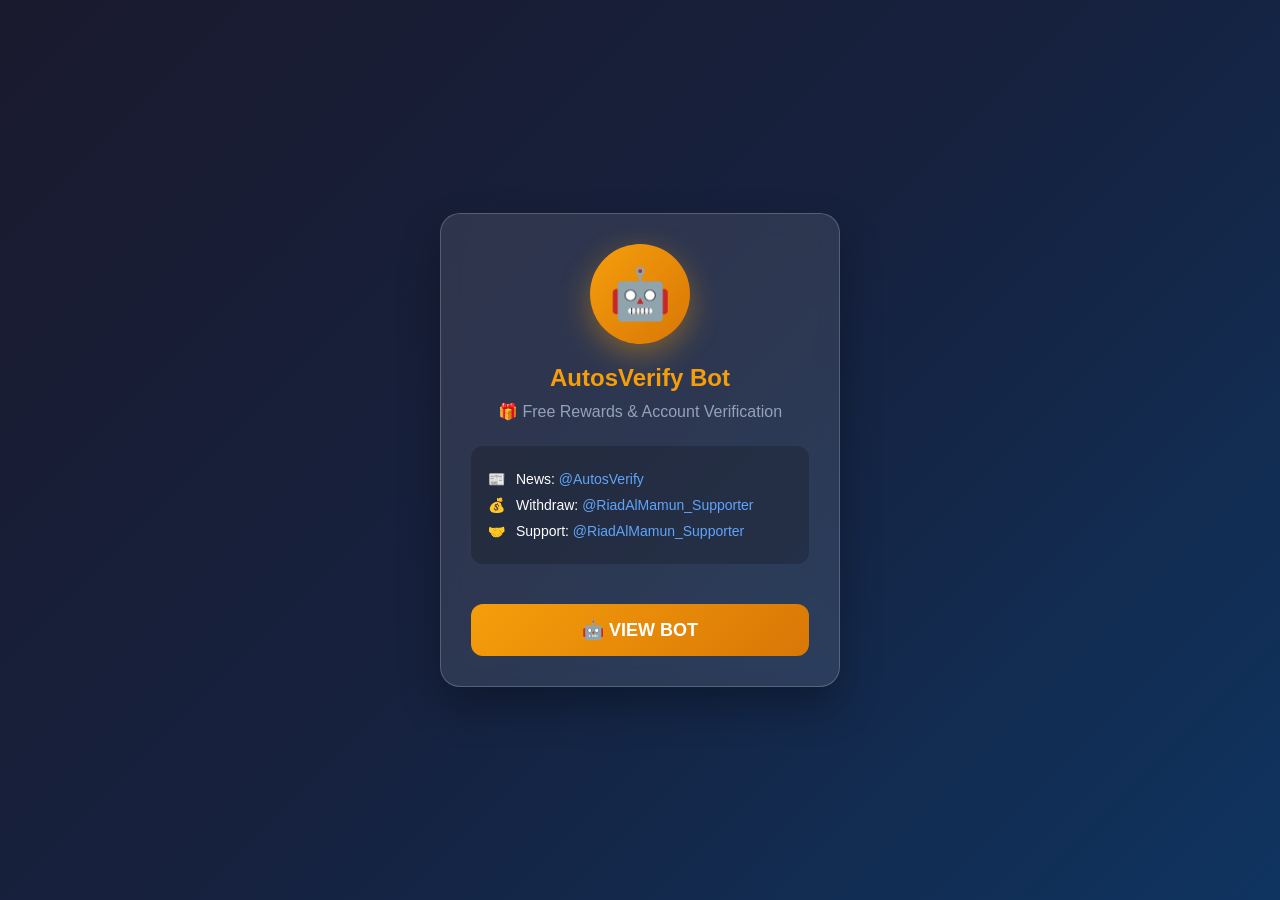
<file: web/referral.html>
<!DOCTYPE html>
<html lang="en">
<head>
    <meta charset="UTF-8">
    <meta name="viewport" content="width=device-width, initial-scale=1.0">
    
    <!-- Open Graph Meta Tags for Telegram Preview -->
    <meta property="og:title" content="AutosVerify Bot 🎁 Free Rewards & Verification">
    <meta property="og:description" content="🎁 Get free rewards and verify accounts!
📰 News: @AutosVerify
💰 Withdraw: @RiadAlMamun_Supporter  
🤝 Support: @RiadAlMamun_Supporter">
    <meta property="og:image" content="https://api.telegram.org/file/bot<YOUR_BOT_TOKEN>/photos/bot_icon.jpg">
    <meta property="og:url" content="https://t.me/AutosVerify_bot">
    <meta property="og:type" content="website">
    <meta property="og:site_name" content="AutosVerify Bot">
    
    <!-- Twitter Card (also used by some platforms) -->
    <meta name="twitter:card" content="summary_large_image">
    <meta name="twitter:title" content="AutosVerify Bot 🎁 Free Rewards & Verification">
    <meta name="twitter:description" content="🎁 Get free rewards and verify accounts! Support: @RiadAlMamun_Supporter">
    <meta name="twitter:image" content="https://api.telegram.org/file/bot<YOUR_BOT_TOKEN>/photos/bot_icon.jpg">
    
    <title>AutosVerify Bot - Free Rewards</title>
    
    <style>
        * {
            margin: 0;
            padding: 0;
            box-sizing: border-box;
        }
        
        body {
            font-family: -apple-system, BlinkMacSystemFont, 'Segoe UI', Roboto, Oxygen, Ubuntu, sans-serif;
            background: linear-gradient(135deg, #1a1a2e 0%, #16213e 50%, #0f3460 100%);
            min-height: 100vh;
            display: flex;
            justify-content: center;
            align-items: center;
            color: #fff;
            overflow-x: hidden;
        }
        
        .container {
            max-width: 400px;
            width: 90%;
            text-align: center;
            animation: fadeIn 0.6s ease-out;
        }
        
        @keyframes fadeIn {
            from { opacity: 0; transform: translateY(20px); }
            to { opacity: 1; transform: translateY(0); }
        }
        
        .card {
            background: rgba(255, 255, 255, 0.1);
            backdrop-filter: blur(10px);
            border-radius: 20px;
            padding: 30px;
            border: 1px solid rgba(255, 255, 255, 0.2);
            box-shadow: 0 20px 40px rgba(0, 0, 0, 0.3);
        }
        
        .bot-icon {
            width: 100px;
            height: 100px;
            border-radius: 50%;
            background: linear-gradient(135deg, #f59e0b, #d97706);
            display: flex;
            align-items: center;
            justify-content: center;
            margin: 0 auto 20px;
            font-size: 50px;
            box-shadow: 0 10px 30px rgba(245, 158, 11, 0.4);
        }
        
        h1 {
            font-size: 24px;
            margin-bottom: 10px;
            color: #f59e0b;
        }
        
        .subtitle {
            font-size: 16px;
            color: #94a3b8;
            margin-bottom: 25px;
        }
        
        .categories {
            text-align: left;
            margin: 20px 0;
            padding: 15px;
            background: rgba(0, 0, 0, 0.2);
            border-radius: 12px;
        }
        
        .category-item {
            display: flex;
            align-items: center;
            gap: 10px;
            margin: 10px 0;
            font-size: 14px;
        }
        
        .category-item .icon {
            width: 20px;
            text-align: center;
        }
        
        .category-item a {
            color: #60a5fa;
            text-decoration: none;
            transition: color 0.3s;
        }
        
        .category-item a:hover {
            color: #93c5fd;
        }
        
        .cta-button {
            display: inline-block;
            width: 100%;
            padding: 15px 30px;
            margin-top: 20px;
            background: linear-gradient(135deg, #f59e0b, #d97706);
            color: #fff;
            text-decoration: none;
            border-radius: 12px;
            font-weight: bold;
            font-size: 18px;
            transition: transform 0.3s, box-shadow 0.3s;
            border: none;
            cursor: pointer;
        }
        
        .cta-button:hover {
            transform: translateY(-2px);
            box-shadow: 0 10px 30px rgba(245, 158, 11, 0.4);
        }
        
        .loading {
            margin-top: 20px;
            font-size: 14px;
            color: #94a3b8;
        }
        
        .spinner {
            display: inline-block;
            width: 20px;
            height: 20px;
            border: 2px solid rgba(255,255,255,0.3);
            border-radius: 50%;
            border-top-color: #f59e0b;
            animation: spin 1s ease-in-out infinite;
            margin-right: 10px;
        }
        
        @keyframes spin {
            to { transform: rotate(360deg); }
        }
        
        .referral-info {
            margin-top: 15px;
            padding: 10px;
            background: rgba(245, 158, 11, 0.1);
            border-radius: 8px;
            border-left: 3px solid #f59e0b;
        }
        
        .referral-info p {
            font-size: 12px;
            color: #cbd5e1;
        }
    </style>
</head>
<body>
    <div class="container">
        <div class="card">
            <div class="bot-icon">🤖</div>
            <h1>AutosVerify Bot</h1>
            <p class="subtitle">🎁 Free Rewards & Account Verification</p>
            
            <div class="categories">
                <div class="category-item">
                    <span class="icon">📰</span>
                    <span>News: <a href="https://t.me/AutosVerify" target="_blank">@AutosVerify</a></span>
                </div>
                <div class="category-item">
                    <span class="icon">💰</span>
                    <span>Withdraw: <a href="https://t.me/RiadAlMamun_Supporter" target="_blank">@RiadAlMamun_Supporter</a></span>
                </div>
                <div class="category-item">
                    <span class="icon">🤝</span>
                    <span>Support: <a href="https://t.me/RiadAlMamun_Supporter" target="_blank">@RiadAlMamun_Supporter</a></span>
                </div>
            </div>
            
            <div class="referral-info" id="referralInfo" style="display: none;">
                <p>You were invited by: <strong id="referrerName">Someone</strong></p>
            </div>
            
            <a href="#" id="botLink" class="cta-button">
                🤖 VIEW BOT
            </a>
            
            <div class="loading" id="loading" style="display: none;">
                <span class="spinner"></span>
                Redirecting to bot...
            </div>
        </div>
    </div>

    <script>
        // Get referral code from URL
        const urlParams = new URLSearchParams(window.location.search);
        const refCode = urlParams.get('ref') || urlParams.get('start') || '';
        
        // Build bot link with referral
        let botLink = 'https://t.me/AutosVerify_bot';
        if (refCode) {
            botLink += `?start=${refCode}`;
            
            // Show referral info
            document.getElementById('referralInfo').style.display = 'block';
            document.getElementById('referrerName').textContent = refCode;
        }
        
        // Set the button link
        document.getElementById('botLink').href = botLink;
        
        // Auto-redirect after 3 seconds if user doesn't click
        setTimeout(() => {
            const loading = document.getElementById('loading');
            loading.style.display = 'block';
            
            setTimeout(() => {
                window.location.href = botLink;
            }, 1500);
        }, 3000);
        
        // Track referral for analytics (optional)
        if (refCode) {
            fetch('/api/track-referral', {
                method: 'POST',
                headers: { 'Content-Type': 'application/json' },
                body: JSON.stringify({ 
                    refCode: refCode,
                    timestamp: new Date().toISOString(),
                    userAgent: navigator.userAgent
                })
            }).catch(() => {}); // Silent fail
        }
    </script>
</body>
</html>
</file>
